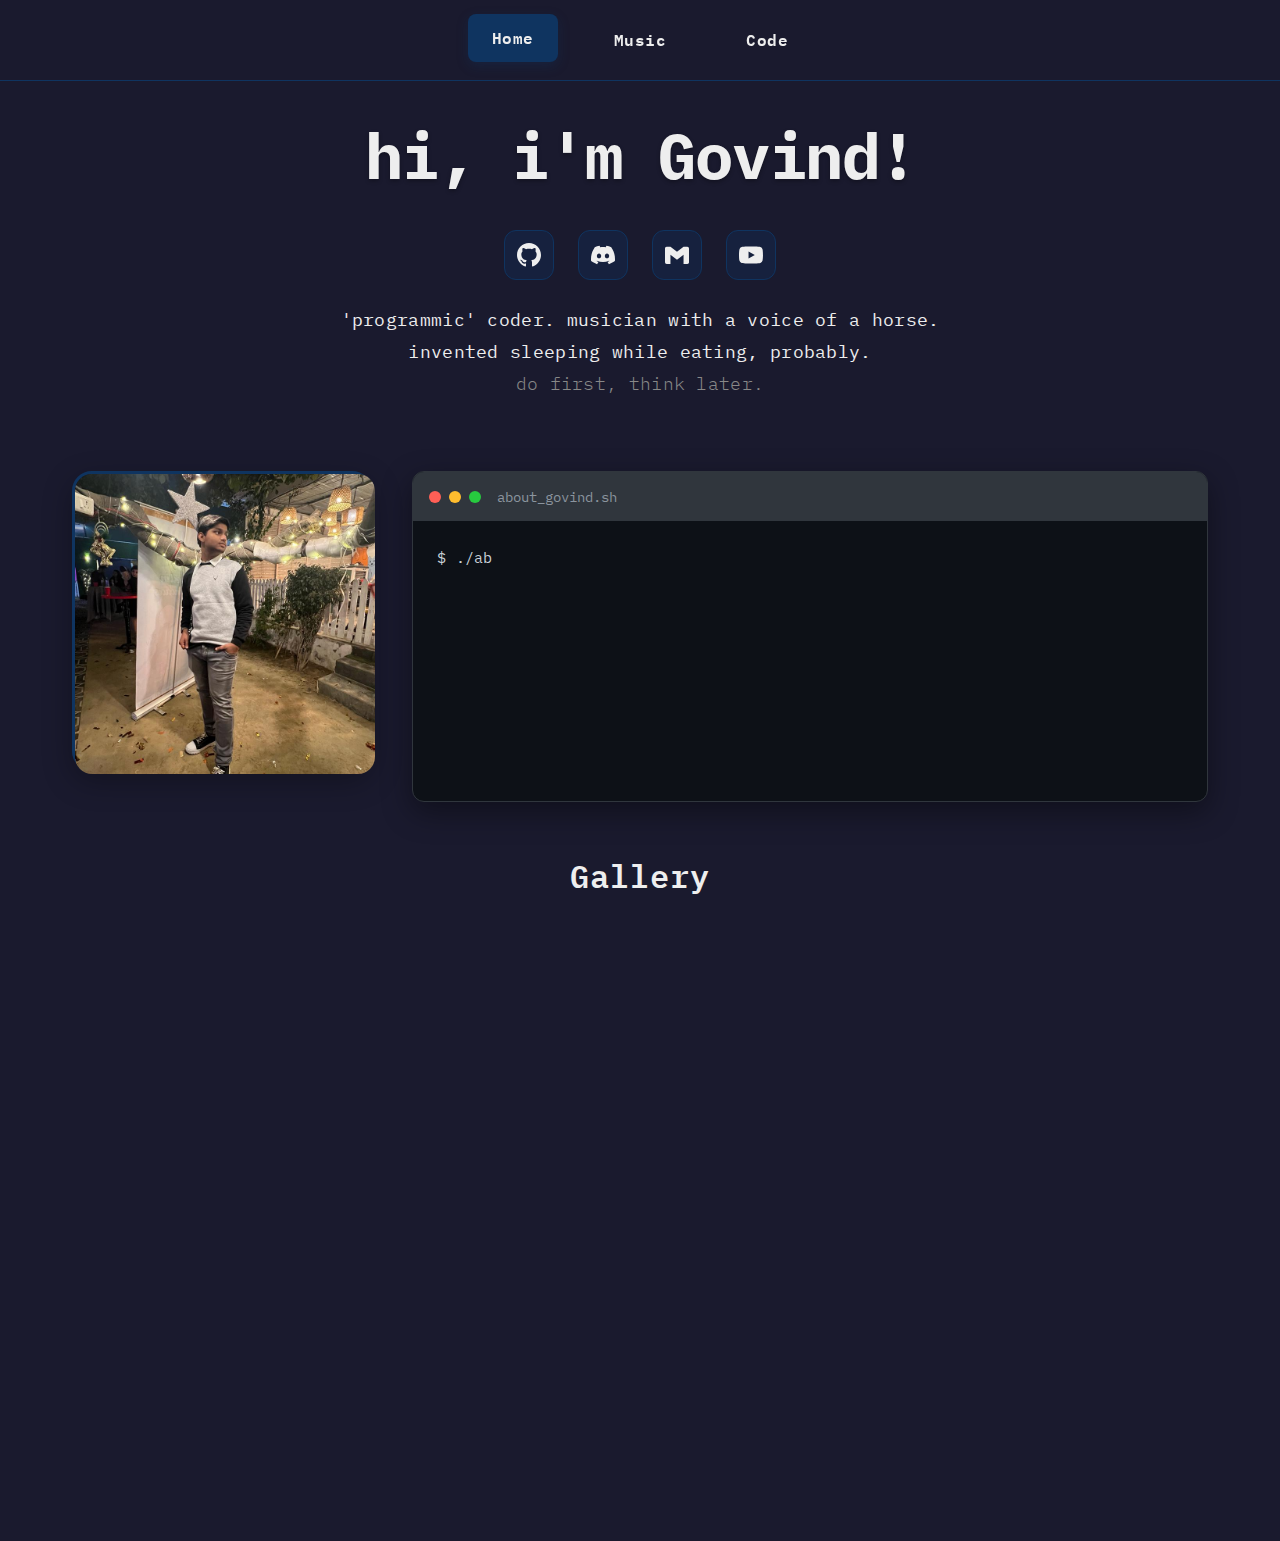
<file: index.html>
<!DOCTYPE html>
<html lang="en">
<head>
    <meta charset="UTF-8">
    <title>Govind - Developer & Musician</title>
    <meta name="viewport" content="width=device-width, initial-scale=1.0">
    <link href="https://fonts.googleapis.com/css2?family=Quicksand:wght@400;600&family=Pacifico&family=Shadows+Into+Light&family=IBM+Plex+Mono:wght@400;700&display=swap" rel="stylesheet">
    <link rel="stylesheet" href="style.css">
</head>
<body>
    <nav>
        <div class="nav-container">
            <a href="index.html" class="active">Home</a>
            <a href="music.html">Music</a>
            <a href="code.html">Code</a>
        </div>
    </nav>
    
    <div class="container">
        <header class="main-header">
            <h1 class="main-title">hi, i'm Govind!</h1>
            <div class="social-icons">
                <a href="https://github.com/GovindNoMore" target="_blank" title="GitHub">
                    <svg width="24" height="24" viewBox="0 0 24 24" fill="currentColor">
                        <path d="M12 0c-6.626 0-12 5.373-12 12 0 5.302 3.438 9.8 8.207 11.387.599.111.793-.261.793-.577v-2.234c-3.338.726-4.033-1.416-4.033-1.416-.546-1.387-1.333-1.756-1.333-1.756-1.089-.745.083-.729.083-.729 1.205.084 1.839 1.237 1.839 1.237 1.07 1.834 2.807 1.304 3.492.997.107-.775.418-1.305.762-1.604-2.665-.305-5.467-1.334-5.467-5.931 0-1.311.469-2.381 1.236-3.221-.124-.303-.535-1.524.117-3.176 0 0 1.008-.322 3.301 1.23.957-.266 1.983-.399 3.003-.404 1.02.005 2.047.138 3.006.404 2.291-1.552 3.297-1.23 3.297-1.23.653 1.653.242 2.874.118 3.176.77.84 1.235 1.911 1.235 3.221 0 4.609-2.807 5.624-5.479 5.921.43.372.823 1.102.823 2.222v3.293c0 .319.192.694.801.576 4.765-1.589 8.199-6.086 8.199-11.386 0-6.627-5.373-12-12-12z"/>
                    </svg>
                </a>
               <a href="https://discord.com/users/govindop" target="_blank" title="Discord">
                    <svg width="24" height="24" viewBox="0 0 24 24" fill="currentColor">
                      <path d="M20.317 4.3698a19.7913 19.7913 0 00-4.8851-1.5152.0741.0741 0 00-.0785.0371c-.211.3753-.4447.8648-.6083 1.2495-1.8447-.2762-3.68-.2762-5.4868 0-.1636-.3933-.4058-.8742-.6177-1.2495a.077.077 0 00-.0785-.037 19.7363 19.7363 0 00-4.8852 1.515.0699.0699 0 00-.0321.0277C.5334 9.0458-.319 13.5799.0992 18.0578a.0824.0824 0 00.0312.0561c2.0528 1.5076 4.0413 2.4228 5.9929 3.0294a.0777.0777 0 00.0842-.0276c.4616-.6304.8731-1.2952 1.226-1.9942a.076.076 0 00-.0416-.1057c-.6528-.2476-1.2743-.5495-1.8722-.8923a.077.077 0 01-.0076-.1277c.1258-.0943.2517-.1923.3718-.2914a.0743.0743 0 01.0776-.0105c3.9278 1.7933 8.18 1.7933 12.0614 0a.0739.0739 0 01.0785.0095c.1202.099.246.1981.3728.2924a.077.077 0 01-.0066.1276 12.2986 12.2986 0 01-1.873.8914.0766.0766 0 00-.0407.1067c.3604.698.7719 1.3628 1.225 1.9932a.076.076 0 00.0842.0286c1.961-.6067 3.9495-1.5219 6.0023-3.0294a.077.077 0 00.0313-.0552c.5004-5.177-.8382-9.6739-3.5485-13.6604a.061.061 0 00-.0312-.0286zM8.02 15.3312c-1.1825 0-2.1569-1.0857-2.1569-2.419 0-1.3332.9555-2.4189 2.157-2.4189 1.2108 0 2.1757 1.0952 2.1568 2.419-.0002 1.3332-.9555 2.4189-2.1569 2.4189zm7.9748 0c-1.1825 0-2.1569-1.0857-2.1569-2.419 0-1.3332.9554-2.4189 2.1569-2.4189 1.2108 0 2.1757 1.0952 2.1568 2.419 0 1.3332-.9554 2.4189-2.1568 2.4189Z"/>
                    </svg>
                </a>
                <a href="mailto:govindop69@gmail.com" target="_blank" title="Email">
                    <svg width="24" height="24" viewBox="0 0 24 24" fill="currentColor">
                        <path d="M24 5.457v13.909c0 .904-.732 1.636-1.636 1.636h-3.819V11.73L12 16.64l-6.545-4.91v9.273H1.636A1.636 1.636 0 0 1 0 19.366V5.457c0-.904.732-1.636 1.636-1.636h3.819l6.545 4.91 6.545-4.91h3.819A1.636 1.636 0 0 1 24 5.457z"/>
                    </svg>
                </a>
                <a href="https://www.youtube.com/@GovindGupta-q2c5x" target="_blank" title="Youtube">
                    <svg width="24" height="24" viewBox="0 0 24 24" fill="currentColor">
                        <path d="M23.498 6.186a3.016 3.016 0 0 0-2.122-2.136C19.505 3.545 12 3.545 12 3.545s-7.505 0-9.377.505A3.017 3.017 0 0 0 .502 6.186C0 8.07 0 12 0 12s0 3.93.502 5.814a3.016 3.016 0 0 0 2.122 2.136c1.871.505 9.376.505 9.376.505s7.505 0 9.377-.505a3.015 3.015 0 0 0 2.122-2.136C24 15.93 24 12 24 12s0-3.93-.502-5.814zM9.545 15.568V8.432L15.818 12l-6.273 3.568z"/>
                    </svg>
                </a>
            </div>
            <h2 class="main-subtitle">
                'programmic' coder. musician with a voice of a horse. invented sleeping while eating, probably.<br>
                <span class="subtitle-emphasis">do first, think later.</span>
            </h2>
        </header>

        <div class="profile-terminal-section">
            <div class="profile-image">
                <div class="profile-flip-card">
                    <div class="profile-front">
                        <img src="images/govind-profile.jpg" alt="Govind's Profile" class="profile-img">
                    </div>
                    <div class="profile-back">
                        <div class="profile-back-content">
                            <h3>Hey there!</h3>
                            <p>Thanks for stopping by my little corner of the internet. Hope you enjoy exploring!</p>
                            <span>- Govind</span>
                        </div>
                    </div>
                </div>
            </div>
            
            <section class="terminal-container">
                <div class="terminal-header">
                    <div class="terminal-buttons">
                        <div class="btn red"></div>
                        <div class="btn yellow"></div>
                        <div class="btn green"></div>
                    </div>
                    <div class="terminal-title">about_govind.sh</div>
                </div>
                <div class="terminal-body">
                    <pre id="typed-text"></pre>
                </div>
            </section>
        </div>

        <section class="gallery-section">
            <h3 class="section-title">Gallery</h3>
            <div class="gallery-grid">
                <div class="gallery-item">
                    <div class="gallery-card">
                        <img src="images/gallery1.jpg" alt="Gallery Image 1" class="gallery-img">
                        <div class="gallery-overlay">
                            <p class="gallery-text shadows-into-light-regular">True love Waits, In haunted attics</p>
                        </div>
                    </div>
                </div>
                <div class="gallery-item">
                    <div class="gallery-card">
                        <img src="images/gallery2.jpg" alt="Gallery Image 2" class="gallery-img">
                        <div class="gallery-overlay">
                            <p class="gallery-text shadows-into-light-regular">No alarms and No Surprises</p>
                        </div>
                    </div>
                </div>
                <div class="gallery-item">
                    <div class="gallery-card">
                        <img src="images/gallery3.jpg" alt="Gallery Image 3" class="gallery-img">
                        <div class="gallery-overlay">
                            <p class="gallery-text shadows-into-light-regular">Let down and hanging around</p>
                        </div>
                    </div>
                </div>
                <div class="gallery-item">
                    <div class="gallery-card">
                        <img src="images/gallery4.jpg" alt="Gallery Image 4" class="gallery-img">
                        <div class="gallery-overlay">
                            <p class="gallery-text shadows-into-light-regular">dont go there cuz you'll never return</p>
                        </div>
                    </div>
                </div>
                <div class="gallery-item">
                    <div class="gallery-card">
                        <img src="images/gallery5.jpg" alt="Gallery Image 4" class="gallery-img">
                        <div class="gallery-overlay">
                            <p class="gallery-text shadows-into-light-regular">time just floated by where i wanna know</p>
                        </div>
                    </div>
                </div>
            </div>
        </section>
    </div>
    
    <script src="script.js"></script>
</body>
</html>
</file>
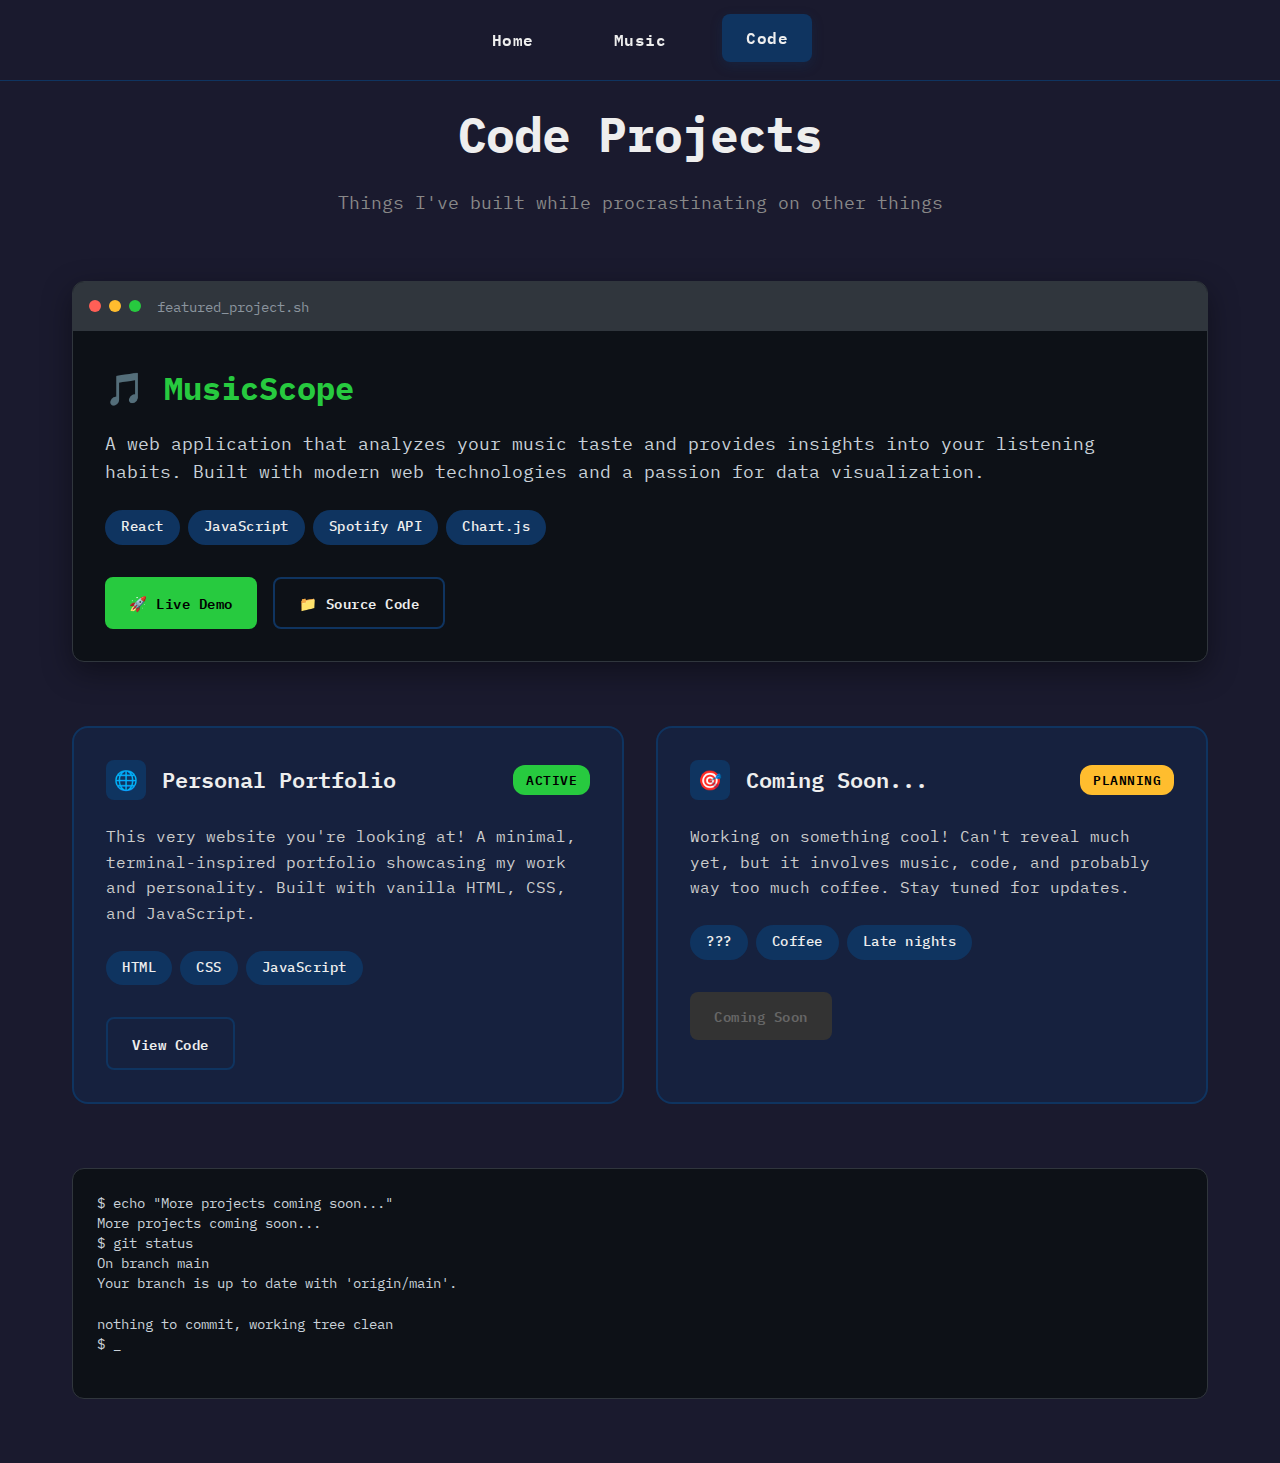
<file: code.html>
<!DOCTYPE html>
<html lang="en">
<head>
    <meta charset="UTF-8">
    <title>Code Projects - Govind</title>
    <meta name="viewport" content="width=device-width, initial-scale=1.0">
    <link href="https://fonts.googleapis.com/css2?family=IBM+Plex+Mono:wght@400;700&display=swap" rel="stylesheet">
    <link rel="stylesheet" href="code.css">
</head>
<body>
    <nav>
        <div class="nav-container">
            <a href="index.html">Home</a>
            <a href="music.html">Music</a>
            <a href="code.html" class="active">Code</a>
        </div>
    </nav>
    
    <div class="container">
        <div class="code-intro">
            <h1 class="code-heading">Code Projects</h1>
            <p class="code-subtitle">Things I've built while procrastinating on other things</p>
        </div>

        <section class="featured-project">
            <div class="terminal-header">
                <div class="terminal-buttons">
                    <div class="btn red"></div>
                    <div class="btn yellow"></div>
                    <div class="btn green"></div>
                </div>
                <div class="terminal-title">featured_project.sh</div>
            </div>
            <div class="terminal-body">
                <div class="project-content">
                    <h2 class="featured-title">🎵 MusicScope</h2>
                    <p class="featured-desc">
                        A web application that analyzes your music taste and provides insights into your listening habits. 
                        Built with modern web technologies and a passion for data visualization.
                    </p>
                    <div class="tech-stack">
                        <span class="tech-tag">React</span>
                        <span class="tech-tag">JavaScript</span>
                        <span class="tech-tag">Spotify API</span>
                        <span class="tech-tag">Chart.js</span>
                    </div>
                    <div class="project-links">
                        <a href="https://music-scope-alpha.vercel.app/" target="_blank" class="project-link primary">
                            <span>🚀 Live Demo</span>
                        </a>
                        <a href="https://github.com/GovindNoMore" target="_blank" class="project-link secondary">
                            <span>📁 Source Code</span>
                        </a>
                    </div>
                </div>
            </div>
        </section>

        <div class="projects-grid">
            <div class="project-card">
                <div class="project-header">
                    <div class="project-icon">🌐</div>
                    <h3 class="project-title">Personal Portfolio</h3>
                    <span class="status-badge active">Active</span>
                </div>
                <p class="project-desc">
                    This very website you're looking at! A minimal, terminal-inspired portfolio 
                    showcasing my work and personality. Built with vanilla HTML, CSS, and JavaScript.
                </p>
                <div class="tech-stack">
                    <span class="tech-tag">HTML</span>
                    <span class="tech-tag">CSS</span>
                    <span class="tech-tag">JavaScript</span>
                </div>
                <div class="project-links">
                    <a href="https://github.com/GovindNoMore" target="_blank" class="project-link secondary">
                        View Code
                    </a>
                </div>
            </div>

            <div class="project-card">
                <div class="project-header">
                    <div class="project-icon">🎯</div>
                    <h3 class="project-title">Coming Soon...</h3>
                    <span class="status-badge planning">Planning</span>
                </div>
                <p class="project-desc">
                    Working on something cool! Can't reveal much yet, but it involves music, 
                    code, and probably way too much coffee. Stay tuned for updates.
                </p>
                <div class="tech-stack">
                    <span class="tech-tag">???</span>
                    <span class="tech-tag">Coffee</span>
                    <span class="tech-tag">Late nights</span>
                </div>
                <div class="project-links">
                    <span class="project-link disabled">Coming Soon</span>
                </div>
            </div>
        </div>

        <div class="terminal-footer">
            <pre class="footer-text">
$ echo "More projects coming soon..."
More projects coming soon...
$ git status
On branch main
Your branch is up to date with 'origin/main'.

nothing to commit, working tree clean
$ _
            </pre>
        </div>
    </div>
</body>
</html>
</file>
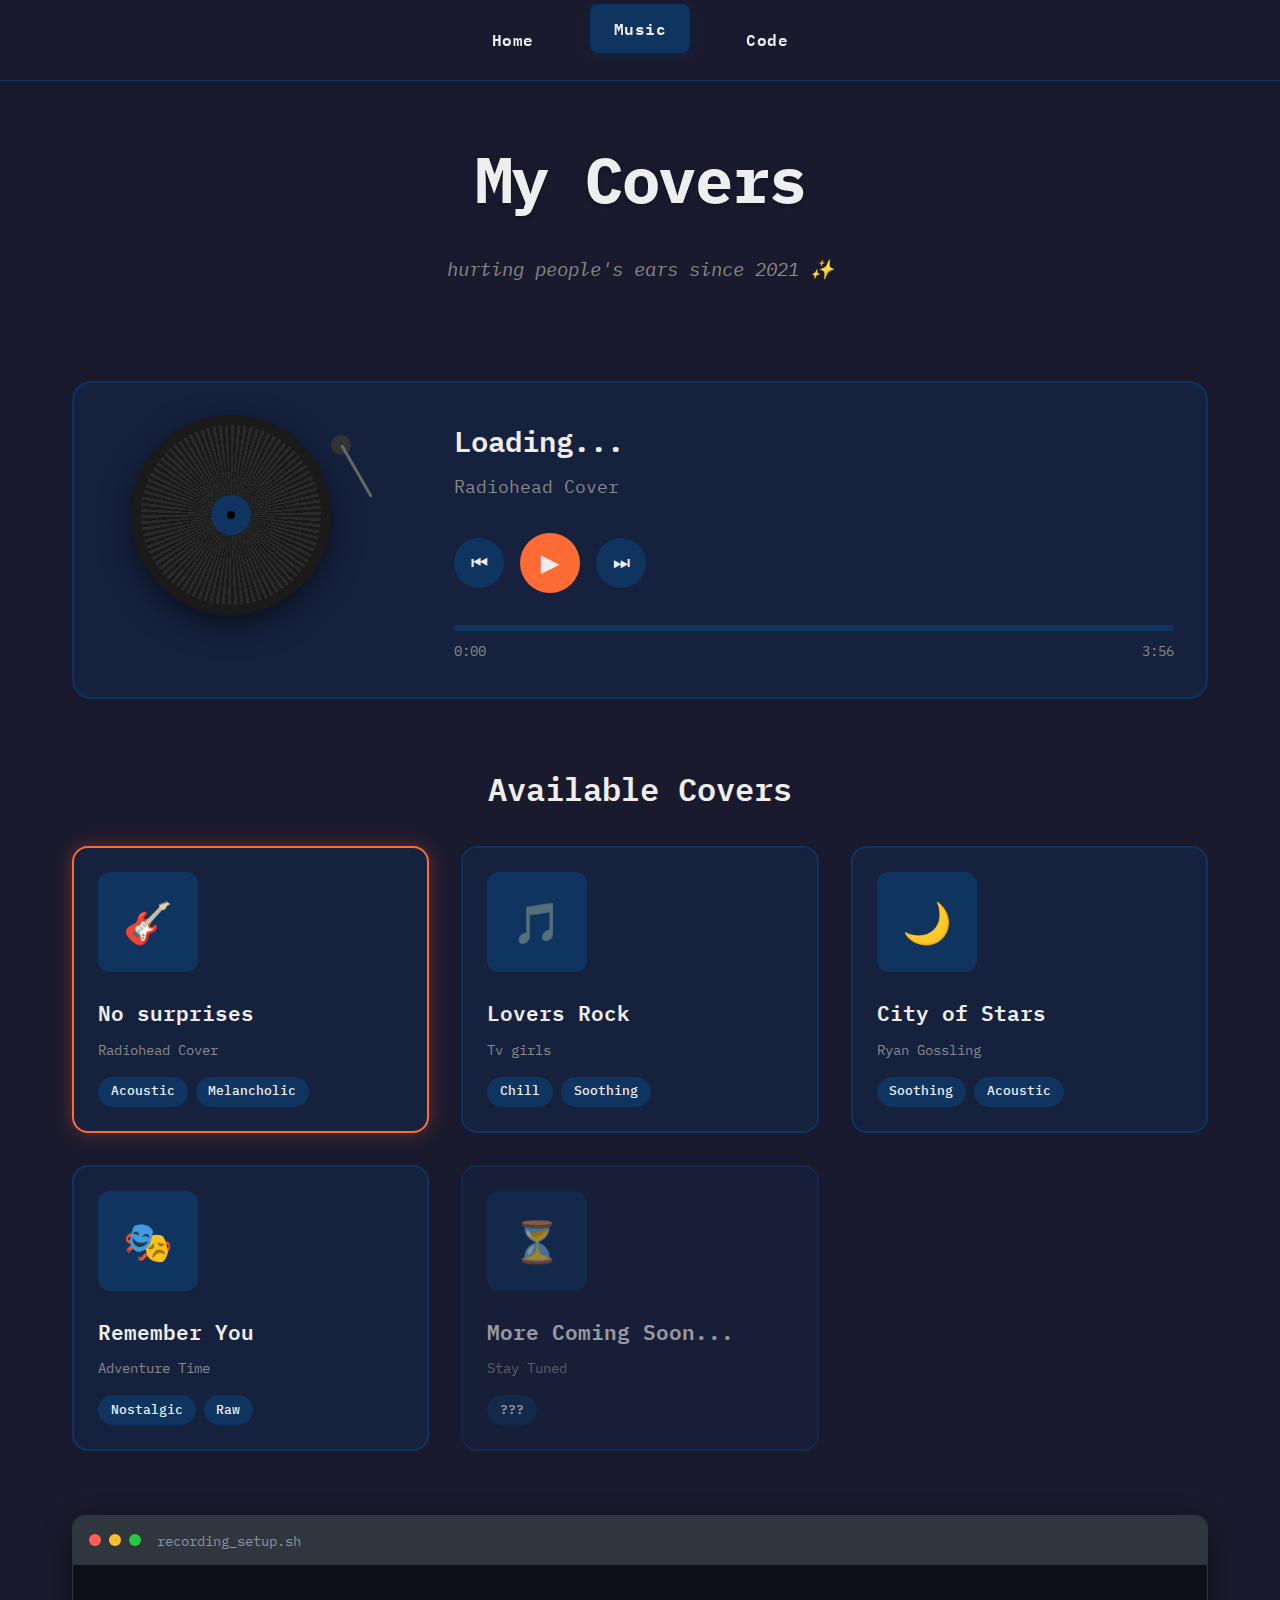
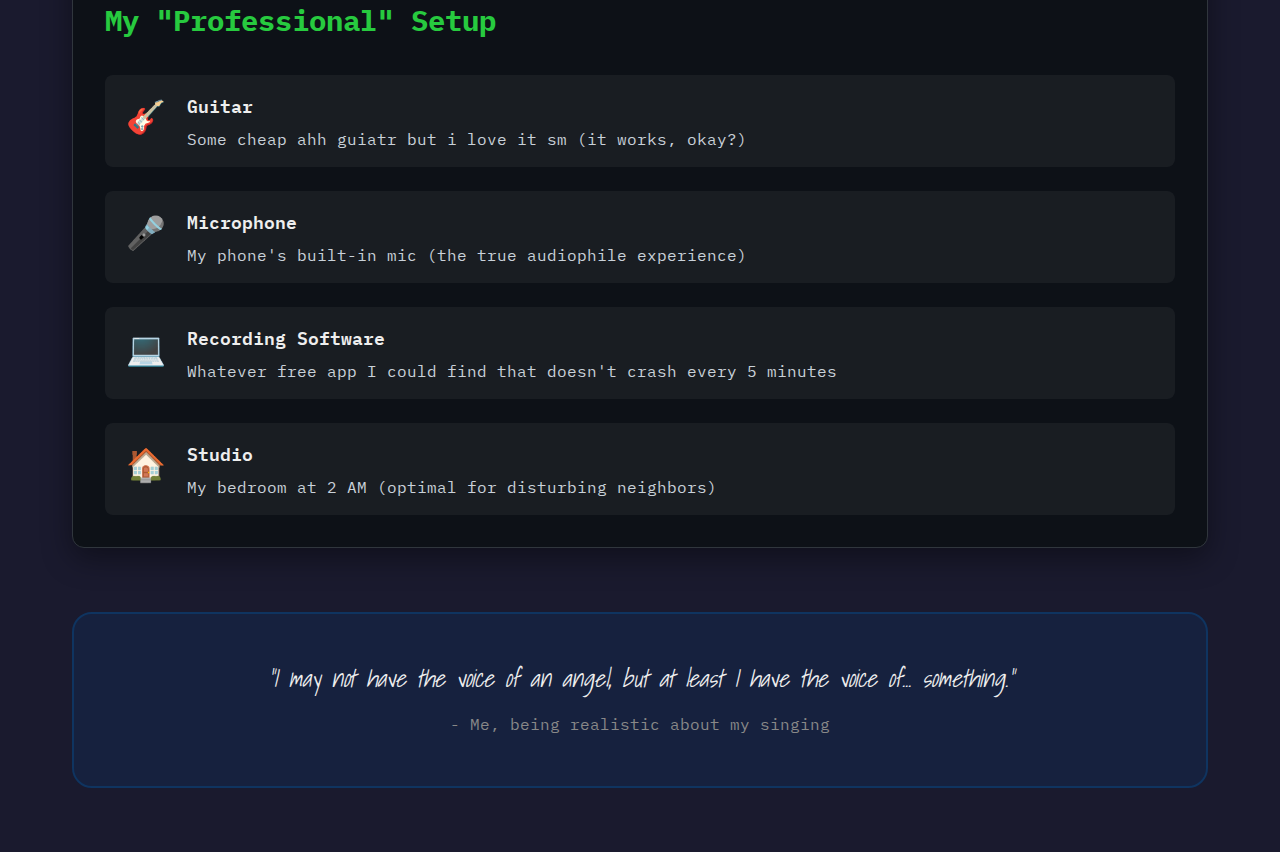
<file: covers.html>
<!DOCTYPE html>
<html lang="en">
<head>
    <meta charset="UTF-8">
    <title>My Covers - Govind</title>
    <meta name="viewport" content="width=device-width, initial-scale=1.0">
    <link href="https://fonts.googleapis.com/css2?family=IBM+Plex+Mono:wght@400;700&family=Shadows+Into+Light&display=swap" rel="stylesheet">
    <link rel="stylesheet" href="covers.css">
</head>
<body>
    <nav>
        <div class="nav-container">
            <a href="index.html">Home</a>
            <div class="dropdown">
                <a href="music.html" class="active">Music</a>
                <div class="dropdown-content">
                    <a href="music.html">My Story</a>
                    <a href="covers.html" class="active-sub">Covers</a>
                </div>
            </div>
            <a href="code.html">Code</a>
        </div>
    </nav>
    
    <div class="container">
        <div class="covers-hero">
            <h1 class="covers-main-title">My Covers</h1>
            <p class="covers-subtitle">hurting people's ears since 2021 ✨</p>
        </div>

        <section class="audio-player-section">
            <div class="player-container">
                <div class="vinyl-player">
                    <div class="vinyl-disc" id="vinyl-disc">
                        <div class="vinyl-center">
                            <div class="vinyl-hole"></div>
                        </div>
                    </div>
                    <div class="tonearm">
                        <div class="tonearm-base"></div>
                        <div class="tonearm-arm"></div>
                    </div>
                </div>
                
                <div class="player-info">
                    <div class="now-playing-info">
                        <h3 id="current-song">Select a song to play</h3>
                        <p id="current-artist">Govind</p>
                    </div>
                    
                    <div class="player-controls">
                        <button class="control-btn" id="prev-btn">⏮</button>
                        <button class="control-btn play-btn" id="play-btn">▶</button>
                        <button class="control-btn" id="next-btn">⏭</button>
                    </div>
                    
                    <div class="progress-container">
                        <div class="progress-bar">
                            <div class="progress" id="progress"></div>
                        </div>
                        <div class="time-info">
                            <span id="current-time">0:00</span>
                            <span id="duration">0:00</span>
                        </div>
                    </div>
                </div>
            </div>
        </section>

        <section class="covers-grid-section">
            <h2 class="section-title">Available Covers</h2>
            <div class="covers-grid">
                <div class="cover-card" data-song="0">
                    <div class="cover-artwork">
                        <div class="cover-icon">🎸</div>
                        <div class="play-overlay">
                            <div class="play-button">▶</div>
                        </div>
                    </div>
                    <div class="cover-info">
                        <h3 class="cover-title">No surprises</h3>
                        <p class="cover-artist">Radiohead Cover</p>
                        <div class="cover-tags">
                            <span class="tag">Acoustic</span>
                            <span class="tag">Melancholic</span>
                        </div>
                    </div>
                </div>

                <div class="cover-card" data-song="1">
                    <div class="cover-artwork">
                        <div class="cover-icon">🎵</div>
                        <div class="play-overlay">
                            <div class="play-button">▶</div>
                        </div>
                    </div>
                    <div class="cover-info">
                        <h3 class="cover-title">Lovers Rock</h3>
                        <p class="cover-artist">Tv girls</p>
                        <div class="cover-tags">
                            <span class="tag">Chill</span>
                            <span class="tag">Soothing</span>
                        </div>
                    </div>
                </div>

                <div class="cover-card" data-song="2">
                    <div class="cover-artwork">
                        <div class="cover-icon">🌙</div>
                        <div class="play-overlay">
                            <div class="play-button">▶</div>
                        </div>
                    </div>
                    <div class="cover-info">
                        <h3 class="cover-title">City of Stars</h3>
                        <p class="cover-artist">Ryan Gossling</p>
                        <div class="cover-tags">
                            <span class="tag">Soothing</span>
                            <span class="tag">Acoustic</span>
                        </div>
                    </div>
                </div>

                <div class="cover-card" data-song="3">
                    <div class="cover-artwork">
                        <div class="cover-icon">🎭</div>
                        <div class="play-overlay">
                            <div class="play-button">▶</div>
                        </div>
                    </div>
                    <div class="cover-info">
                        <h3 class="cover-title">Remember You</h3>
                        <p class="cover-artist">Adventure Time</p>
                        <div class="cover-tags">
                            <span class="tag">Nostalgic</span>
                            <span class="tag">Raw</span>
                        </div>
                    </div>
                </div>

                <div class="cover-card coming-soon">
                    <div class="cover-artwork">
                        <div class="cover-icon">⏳</div>
                    </div>
                    <div class="cover-info">
                        <h3 class="cover-title">More Coming Soon...</h3>
                        <p class="cover-artist">Stay Tuned</p>
                        <div class="cover-tags">
                            <span class="tag">???</span>
                        </div>
                    </div>
                </div>
            </div>
        </section>

        <section class="recording-setup">
            <div class="setup-container">
                <div class="terminal-header">
                    <div class="terminal-buttons">
                        <div class="btn red"></div>
                        <div class="btn yellow"></div>
                        <div class="btn green"></div>
                    </div>
                    <div class="terminal-title">recording_setup.sh</div>
                </div>
                <div class="terminal-body">
                    <h3 class="setup-title">My "Professional" Setup</h3>
                    <div class="setup-content">
                        <div class="setup-item">
                            <span class="setup-icon">🎸</span>
                            <div class="setup-info">
                                <h4>Guitar</h4>
                                <p>Some cheap ahh guiatr but i love it sm (it works, okay?)</p>
                            </div>
                        </div>
                        <div class="setup-item">
                            <span class="setup-icon">🎤</span>
                            <div class="setup-info">
                                <h4>Microphone</h4>
                                <p>My phone's built-in mic (the true audiophile experience)</p>
                            </div>
                        </div>
                        <div class="setup-item">
                            <span class="setup-icon">💻</span>
                            <div class="setup-info">
                                <h4>Recording Software</h4>
                                <p>Whatever free app I could find that doesn't crash every 5 minutes</p>
                            </div>
                        </div>
                        <div class="setup-item">
                            <span class="setup-icon">🏠</span>
                            <div class="setup-info">
                                <h4>Studio</h4>
                                <p>My bedroom at 2 AM (optimal for disturbing neighbors)</p>
                            </div>
                        </div>
                    </div>
                </div>
            </div>
        </section>

        <div class="covers-quote">
            <blockquote class="shadows-into-light-regular">
                "I may not have the voice of an angel, but at least I have the voice of... something."
            </blockquote>
            <cite>- Me, being realistic about my singing</cite>
        </div>
    </div>

    <!-- Hidden audio elements for demo purposes -->
    <audio id="audio-player" preload="metadata">
        <source src="" type="audio/mpeg">
        Your browser does not support the audio element.
    </audio>

    <script src="covers.js"></script>
</body>
</html>
</file>
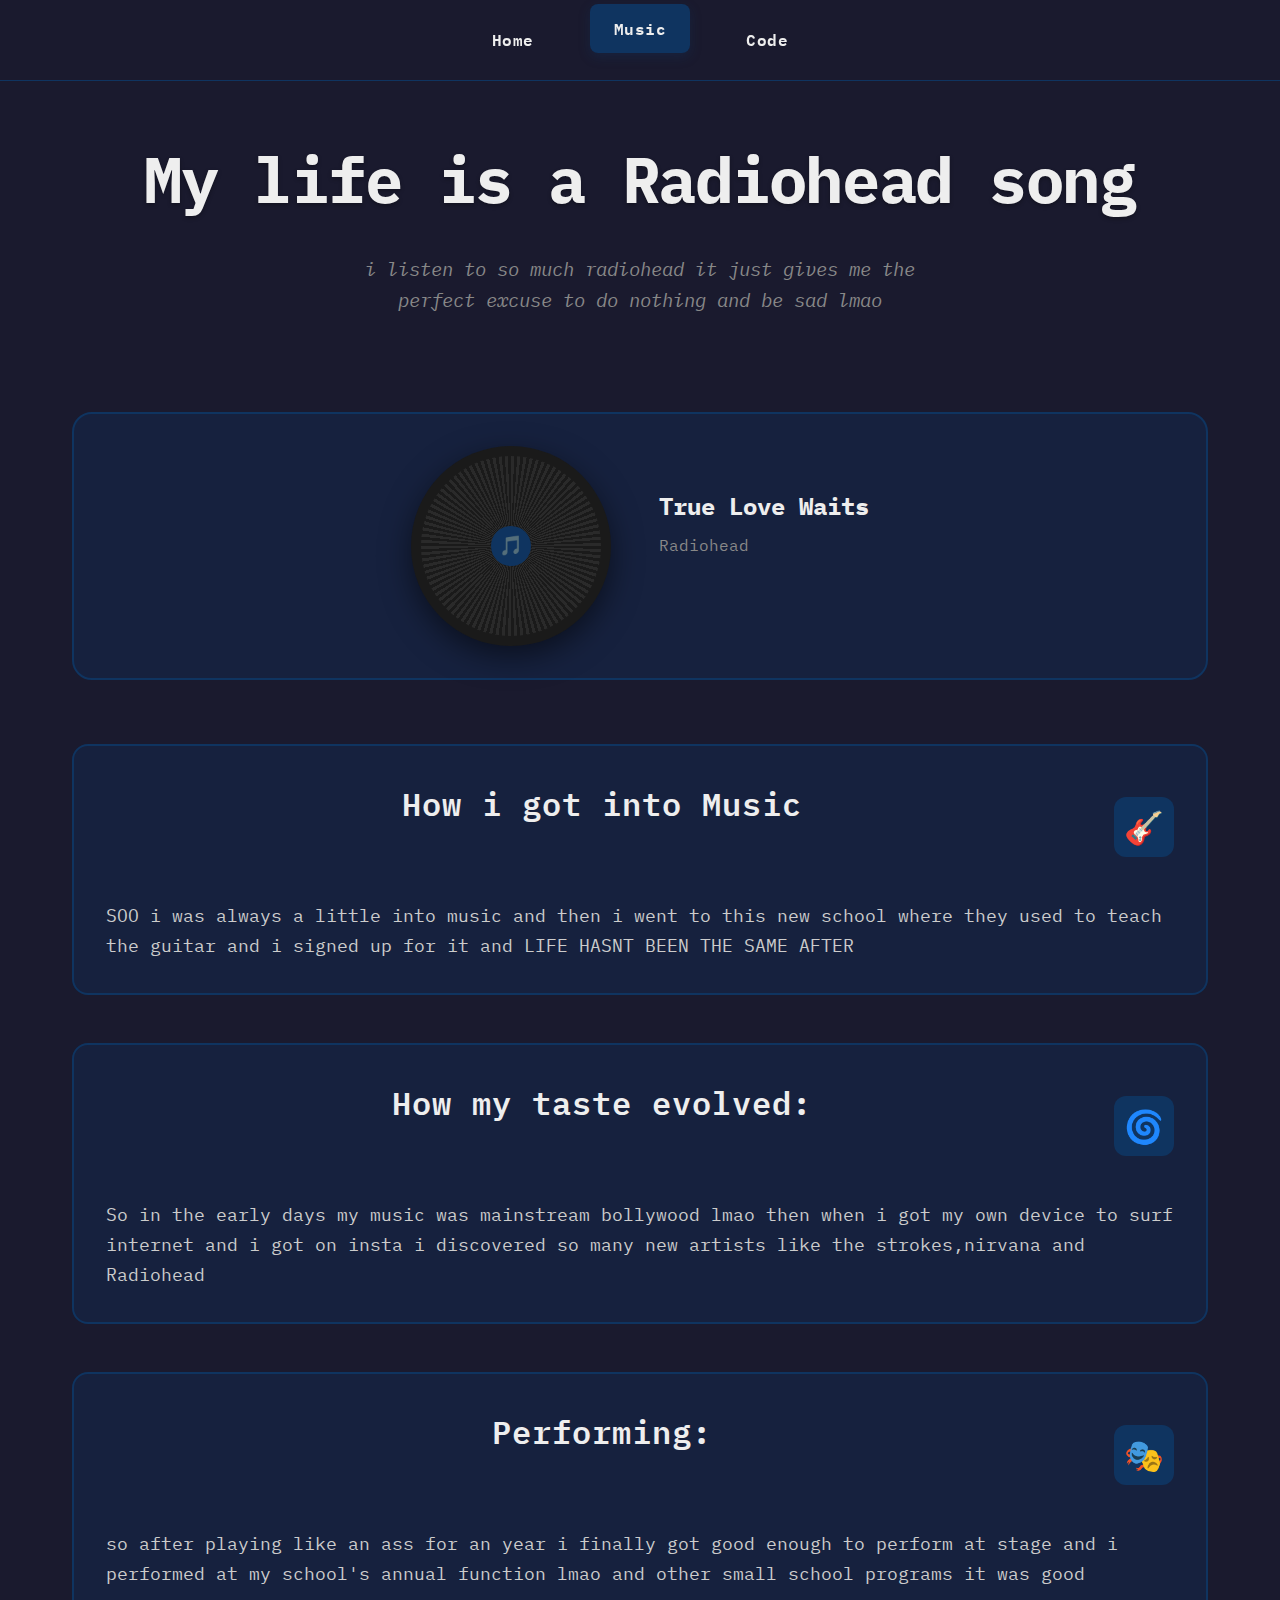
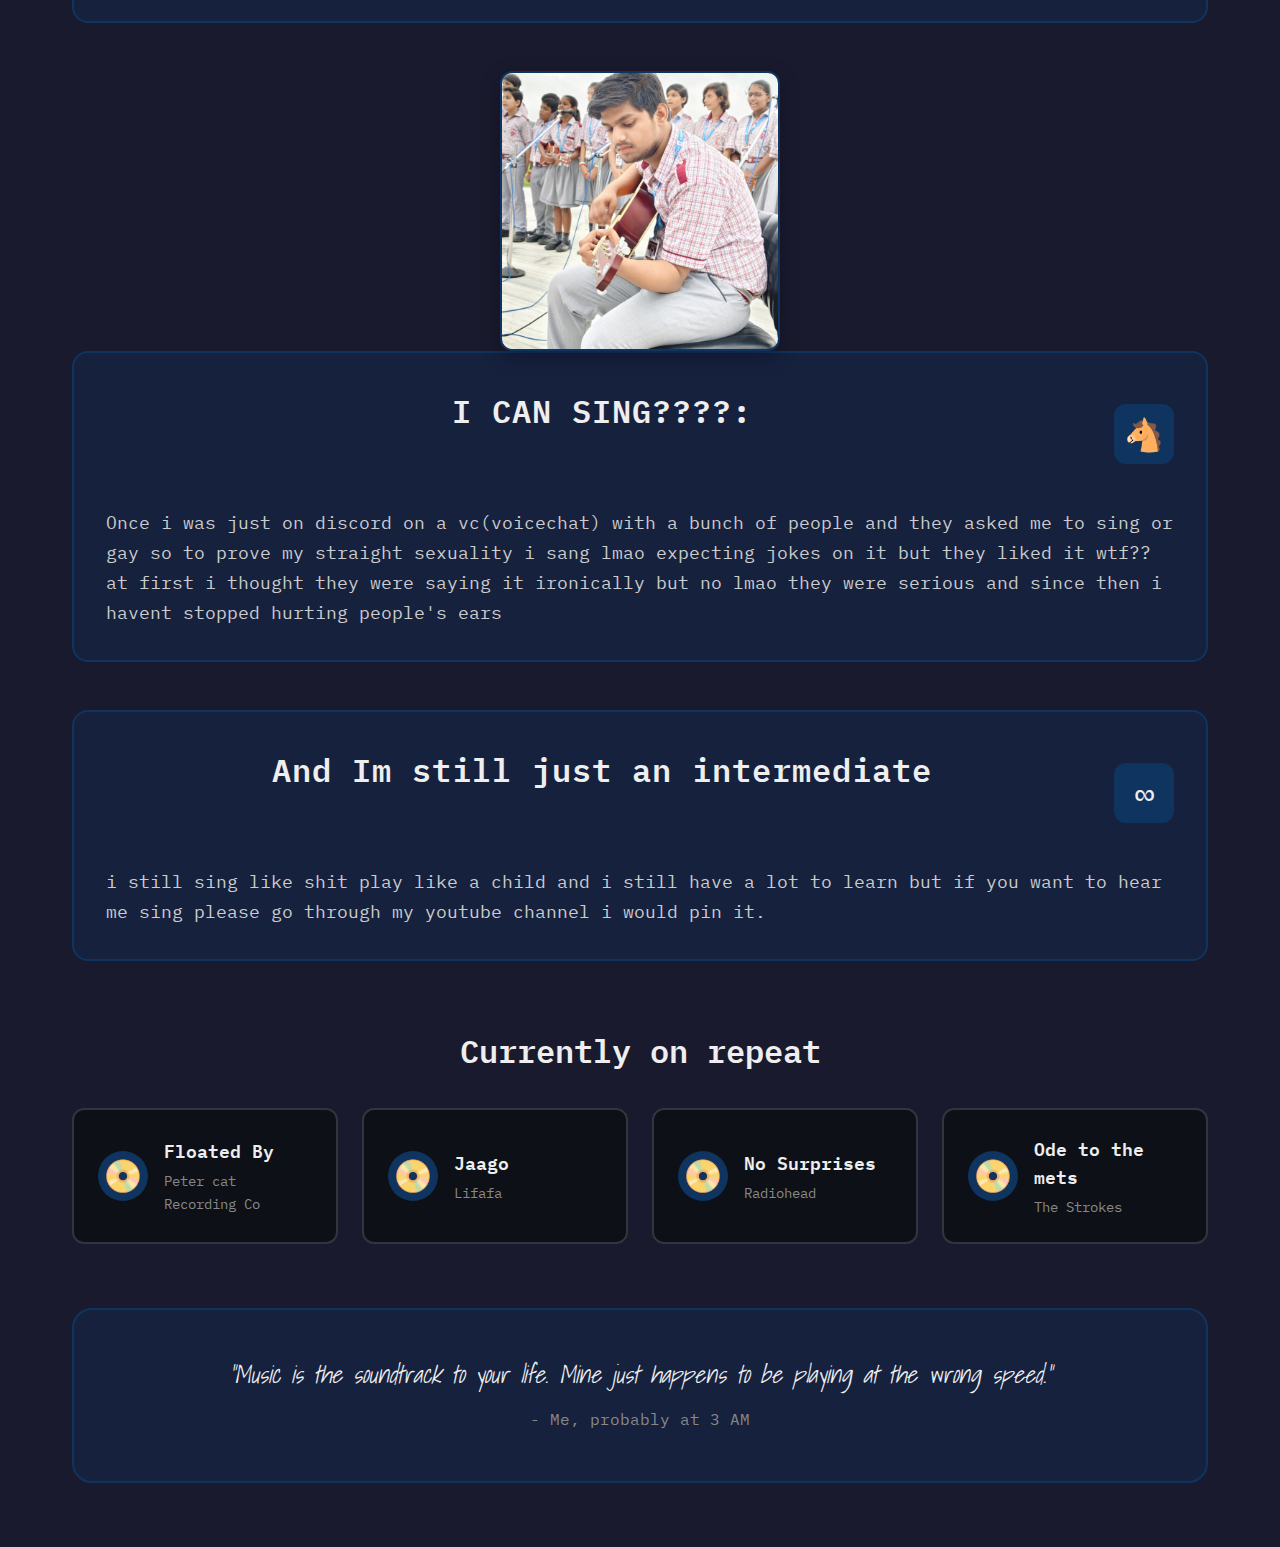
<file: music.html>
<!DOCTYPE html>
<html lang="en">
<head>
    <meta charset="UTF-8">
    <title>My Musical Story - Govind</title>
    <meta name="viewport" content="width=device-width, initial-scale=1.0">
    <link href="https://fonts.googleapis.com/css2?family=IBM+Plex+Mono:wght@400;700&family=Shadows+Into+Light&display=swap" rel="stylesheet">
    <link rel="stylesheet" href="music.css">
</head>
<body>
    <nav>
        <div class="nav-container">
            <a href="index.html">Home</a>
            <div class="dropdown">
                <a href="music.html" class="active">Music</a>
                <div class="dropdown-content">
                    <a href="music.html" class="active-sub">My Story</a>
                    <a href="covers.html">Covers</a>
                </div>
            </div>
            <a href="code.html">Code</a>
        </div>
    </nav>
    
    <div class="container">
        <div class="music-hero">
            <h1 class="music-main-title">My life is a Radiohead song</h1>
            <p class="music-subtitle">i listen to so much radiohead it just gives me the perfect excuse to do nothing and be sad lmao</p>
        </div>

        <section class="vinyl-container">
            <div class="vinyl-record">
                <div class="vinyl-center">
                    <div class="vinyl-label">🎵</div>
                </div>
            </div>
            <div class="now-playing">
                <div class="track-info">
                    <div class="track-title">True Love Waits</div>
                    <div class="track-artist">Radiohead</div>
                </div>
                <div class="equalizer">
                    <div class="bar"></div>
                    <div class="bar"></div>
                    <div class="bar"></div>
                    <div class="bar"></div>
                </div>
            </div>
        </section>

        <section class="music-story">
            <div class="story-section">
                <div class="section-header">
                    <h2 class="section-title">How i got into Music</h2>
                    <div class="section-icon">🎸</div>
                </div>
                <div class="story-content">
                    <p>SOO i was always a little into music and then i went to this new school where they used to teach the guitar and i signed up for it and LIFE HASNT BEEN THE SAME AFTER</p>
                </div>
            </div>

            <div class="story-section">
                <div class="section-header">
                    <h2 class="section-title">How my taste evolved:</h2>
                    <div class="section-icon">🌀</div>
                </div>
                <div class="story-content">
                    <p>So in the early days my music was mainstream bollywood lmao then when i got my own device to surf internet and i got on insta i discovered so many new artists like the strokes,nirvana and Radiohead</p>
                </div>
            </div>

            <div class="story-section">
                <div class="section-header">
                    <h2 class="section-title">Performing:</h2>
                    <div class="section-icon">🎭</div>
                </div>
                <div class="story-content">
                    <p>so after playing like an ass for an year i finally got good enough to perform at stage and i performed at my school's annual function lmao and other small school programs it was good</p>
                </div>
            </div>
        
        <section>  
            <div class="gallery-item">
                    <div class="gallery-card">
                        <img src="images/music1.jpg" alt="Gallery Image 2" class="gallery-img">
                        <div class="gallery-overlay">
                            <p class="gallery-text shadows-into-light-regular">Here's me Performing</p>
                        </div>
                    </div>
                </div>
        </section>
         
            <div class="story-section">
                <div class="section-header">
                    <h2 class="section-title">I CAN SING????:</h2>
                    <div class="section-icon">🐴</div>
                </div>
                <div class="story-content">
                    <p>Once i was just on discord on a vc(voicechat) with a bunch of people and they asked me to sing or gay so to prove my straight sexuality i sang lmao expecting jokes on it but they liked it wtf?? at first i thought they were saying it ironically but no lmao they were serious and since then i havent stopped hurting people's ears</p>
                </div>
            </div>

            <div class="story-section">
                <div class="section-header">
                    <div class="section-title">And Im still just an intermediate</div>
                    <div class="section-icon">∞</div>
                </div>
                <div class="story-content">
                    <p>i still sing like shit play like a child and i still have a lot to learn but if you want to hear me sing please go through my youtube channel i would pin it.</p>
                </div>
            </div>
        </section>

        <section class="music-favorites">
            <h2 class="favorites-title">Currently on repeat</h2>
            <div class="favorites-grid">
                <div class="favorite-item">
                    <div class="favorite-disc">📀</div>
                    <div class="favorite-info">
                        <div class="favorite-song">Floated By</div>
                        <div class="favorite-artist">Peter cat Recording Co</div>
                    </div>
                </div>
                <div class="favorite-item">
                    <div class="favorite-disc">📀</div>
                    <div class="favorite-info">
                        <div class="favorite-song">Jaago</div>
                        <div class="favorite-artist">Lifafa</div>
                    </div>
                </div>
                <div class="favorite-item">
                    <div class="favorite-disc">📀</div>
                    <div class="favorite-info">
                        <div class="favorite-song">No Surprises</div>
                        <div class="favorite-artist">Radiohead</div>
                    </div>
                </div>
                <div class="favorite-item">
                    <div class="favorite-disc">📀</div>
                    <div class="favorite-info">
                        <div class="favorite-song">Ode to the mets</div>
                        <div class="favorite-artist">The Strokes</div>
                    </div>
                </div>
            </div>
        </section>

        <div class="music-quote">
            <blockquote class="shadows-into-light-regular">
                "Music is the soundtrack to your life. Mine just happens to be playing at the wrong speed."
            </blockquote>
            <cite>- Me, probably at 3 AM</cite>
        </div>
    </div>
</body>
</html>
</file>
<file: style.css>
:root {
    --main-bg: #1a1a2e;
    --secondary-bg: #16213e;
    --accent: #0f3460;
    --text-primary: #eee;
    --text-secondary: #533483;
    --paper-bg: #fff;
    --text-dark: #222;
    --terminal-bg: #0d1117;
    --terminal-border: #30363d;
}

* {
    margin: 0;
    padding: 0;
    box-sizing: border-box;
}

body {
    min-height: 100vh;
    font-family: 'IBM Plex Mono', 'Fira Mono', monospace;
    background: var(--main-bg);
    color: var(--text-primary);
    line-height: 1.6;
}

/* Navigation */
nav {
    position: fixed;
    top: 0;
    left: 0;
    right: 0;
    background: rgba(26, 26, 46, 0.95);
    backdrop-filter: blur(10px);
    border-bottom: 1px solid var(--accent);
    z-index: 1000;
    padding: 1rem 0;
}

.nav-container {
    max-width: 1200px;
    margin: 0 auto;
    display: flex;
    justify-content: center;
    gap: 2rem;
    padding: 0 2rem;
}

nav a {
    text-decoration: none;
    color: var(--text-primary);
    font-weight: 600;
    font-size: 1rem;
    padding: 0.7rem 1.5rem;
    border-radius: 8px;
    transition: all 0.3s ease;
    letter-spacing: 0.5px;
}

nav a:hover,
nav a.active {
    background: var(--accent);
    color: var(--text-primary);
    transform: translateY(-2px);
    box-shadow: 0 4px 12px rgba(15, 52, 96, 0.3);
}

/* Container - Reduced padding for better spacing */
.container {
    max-width: 1200px;
    margin: 0 auto;
    padding: 5rem 2rem 3rem; /* Reduced top and bottom padding */
}

/* Header - Reduced margin */
.main-header {
    text-align: center;
    margin-bottom: 3rem; /* Reduced from 4rem */
    padding: 1.5rem 0; /* Reduced from 2rem */
}

.main-title {
    font-family: 'IBM Plex Mono', 'Fira Mono', monospace;
    font-size: clamp(2.5rem, 6vw, 4rem);
    color: var(--text-primary);
    font-weight: 700;
    margin-bottom: 1.2rem; /* Reduced from 1.5rem */
    letter-spacing: -0.02em;
    text-shadow: 0 2px 4px rgba(0, 0, 0, 0.3);
}

.main-title u {
    text-decoration-color: var(--accent);
    text-decoration-thickness: 3px;
    text-underline-offset: 8px;
}

.social-icons {
    margin: 1.5rem 0; /* Reduced from 2rem */
    display: flex;
    justify-content: center;
    gap: 1.5rem;
}

.social-icons a {
    width: 50px;
    height: 50px;
    background: var(--secondary-bg);
    border: 1px solid var(--accent);
    border-radius: 12px;
    display: flex;
    align-items: center;
    justify-content: center;
    color: var(--text-primary);
    text-decoration: none;
    transition: all 0.3s ease;
}

.social-icons a:hover {
    background: var(--accent);
    transform: translateY(-3px);
    box-shadow: 0 6px 20px rgba(15, 52, 96, 0.4);
}

.main-subtitle {
    font-family: 'IBM Plex Mono', 'Fira Mono', monospace;
    font-size: 1.1rem;
    color: var(--text-primary);
    max-width: 700px;
    margin: 0 auto;
    line-height: 1.8;
    font-weight: 400;
    letter-spacing: 0.3px;
}

.subtitle-emphasis {
    font-weight: 300;
    color: #888;
}

/* Profile and Terminal Section - Better spacing */
.profile-terminal-section {
    display: grid;
    grid-template-columns: 300px 1fr; /* Slightly larger profile area */
    gap: 2.5rem; /* Reduced from 3rem */
    margin-bottom: 3rem; /* Reduced from 4rem */
    align-items: start;
}

.profile-image {
    position: relative;
    perspective: 1000px;
    width: 300px; /* Increased from 280px */
    height: 300px; /* Increased from 280px */
}

.profile-flip-card {
    width: 300px; /* Increased from 280px */
    height: 300px; /* Increased from 280px */
    position: relative;
    transform-style: preserve-3d;
    transition: transform 0.6s;
}

.profile-image:hover .profile-flip-card {
    transform: rotateY(180deg);
}

.profile-front,
.profile-back {
    position: absolute;
    width: 300px; /* Increased from 280px */
    height: 300px; /* Increased from 280px */
    backface-visibility: hidden;
    border-radius: 20px;
    border: 3px solid var(--accent);
    box-shadow: 0 10px 30px rgba(0, 0, 0, 0.3);
}

.profile-img {
    width: 300px; /* Increased from 280px */
    height: 300px; /* Increased from 280px */
    border-radius: 17px;
    object-fit: cover;
    object-position: center;
    image-rendering: -webkit-optimize-contrast;
    image-rendering: -moz-crisp-edges;
    image-rendering: crisp-edges;
    -ms-interpolation-mode: bicubic;
}

.profile-back {
    transform: rotateY(180deg);
    background: var(--secondary-bg);
    display: flex;
    align-items: center;
    justify-content: center;
    padding: 2rem;
}

.profile-back-content {
    text-align: center;
    color: var(--text-primary);
}

.profile-back-content h3 {
    font-size: 1.5rem;
    margin-bottom: 1rem;
    color: var(--accent);
}

.profile-back-content p {
    font-size: 0.9rem;
    line-height: 1.5;
    margin-bottom: 1rem;
}

.profile-back-content span {
    font-style: italic;
    color: #888;
    font-size: 0.8rem;
}

/* Terminal - Better proportions */
.terminal-container {
    background: var(--terminal-bg);
    border: 1px solid var(--terminal-border);
    border-radius: 12px;
    overflow: hidden;
    box-shadow: 0 10px 30px rgba(0, 0, 0, 0.4);
    min-width: 500px;
    height: fit-content; /* Better height management */
}

.terminal-header {
    background: var(--terminal-border);
    padding: 0.8rem 1rem;
    display: flex;
    align-items: center;
    gap: 1rem;
}

.terminal-buttons {
    display: flex;
    gap: 0.5rem;
}

.btn {
    width: 12px;
    height: 12px;
    border-radius: 50%;
}

.btn.red { background: #ff5f56; }
.btn.yellow { background: #ffbd2e; }
.btn.green { background: #27ca3f; }

.terminal-title {
    color: #8b949e;
    font-size: 0.9rem;
    font-family: 'IBM Plex Mono', monospace;
}

.terminal-body {
    padding: 1.5rem;
    min-height: 280px; /* Increased from 250px */
}

.terminal-body pre {
    font-family: 'IBM Plex Mono', 'Fira Mono', monospace;
    font-size: 0.95rem;
    color: #c9d1d9;
    white-space: pre-wrap;
    line-height: 1.6;
    letter-spacing: 0.3px;
}

/* Gallery Section - Larger images and better spacing */
.gallery-section {
    margin-top: 3rem; /* Reduced from 4rem */
}

.section-title {
    font-family: 'IBM Plex Mono', monospace;
    font-size: 2rem;
    color: var(--text-primary);
    text-align: center;
    margin-bottom: 2.5rem; /* Reduced from 3rem */
    font-weight: 600;
    letter-spacing: 1px;
}

.gallery-grid {
    display: grid;
    grid-template-columns: repeat(auto-fit, minmax(320px, 1fr)); /* Increased from 250px */
    gap: 2.5rem; /* Increased gap */
    padding: 0 1rem;
    max-width: 1400px; /* Increased max-width */
    margin: 0 auto;
}

.gallery-item {
    position: relative;
}

.gallery-card {
    position: relative;
    border-radius: 16px;
    overflow: hidden;
    aspect-ratio: 4/3;
    background: var(--secondary-bg);
    border: 2px solid var(--accent);
    box-shadow: 0 8px 25px rgba(0, 0, 0, 0.3);
    transition: all 0.3s ease;
    max-width: 400px; /* Increased max-width */
    margin: 0 auto;
}

.gallery-card:hover {
    transform: translateY(-8px); /* Increased hover effect */
    box-shadow: 0 20px 50px rgba(0, 0, 0, 0.5); /* Enhanced shadow */
    border-color: var(--green); /* Color change on hover */
}

.gallery-img {
    width: 100%;
    height: 100%;
    object-fit: cover;
    object-position: center;
    transition: transform 0.3s ease;
}

.gallery-overlay {
    position: absolute;
    top: 0;
    left: 0;
    right: 0;
    bottom: 0;
    background: rgba(26, 26, 46, 0.9);
    display: flex;
    align-items: center;
    justify-content: center;
    opacity: 0;
    transition: opacity 0.3s ease;
    padding: 1rem;
}

.gallery-card:hover .gallery-overlay {
    opacity: 1;
}

.gallery-card:hover .gallery-img {
    transform: scale(1.1);
}

.gallery-text {
    color: var(--text-primary);
    font-size: 1.2rem; /* Increased font size */
    text-align: center;
    line-height: 1.4;
    font-weight: 400;
    text-shadow: 0 2px 4px rgba(0, 0, 0, 0.5); /* Added text shadow */
}

/* Responsive Design */
@media (max-width: 768px) {
    .container {
        padding: 4rem 1rem 2rem; /* Adjusted mobile padding */
    }
    
    .nav-container {
        flex-wrap: wrap;
        gap: 1rem;
        padding: 0 1rem;
    }
    
    nav a {
        padding: 0.5rem 1rem;
        font-size: 0.9rem;
    }
    
    .profile-terminal-section {
        grid-template-columns: 1fr;
        gap: 2rem;
        text-align: center;
    }
    
    .profile-image {
        width: 250px;
        height: 250px;
        margin: 0 auto;
    }
    
    .profile-flip-card {
        width: 250px;
        height: 250px;
    }
    
    .profile-front,
    .profile-back {
        width: 250px;
        height: 250px;
    }
    
    .profile-img {
        width: 250px;
        height: 250px;
    }
    
    .terminal-container {
        min-width: auto;
        width: 100%;
    }
    
    .main-title {
        font-size: 2.5rem;
    }
    
    .main-subtitle {
        font-size: 1rem;
        padding: 0 1rem;
    }
    
    .gallery-grid {
        grid-template-columns: repeat(auto-fit, minmax(280px, 1fr)); /* Larger mobile images */
        gap: 2rem;
    }
}

@media (max-width: 480px) {
    .social-icons a {
        width: 40px;
        height: 40px;
    }
    
    .terminal-body {
        padding: 1rem;
    }
    
    .terminal-body pre {
        font-size: 0.85rem;
    }
    
    .gallery-grid {
        grid-template-columns: 1fr;
        gap: 1.5rem;
    }
    
    .gallery-card {
        max-width: 350px; /* Larger single column on very small screens */
    }
}

/* Import Google Fonts classes */
.shadows-into-light-regular {
    font-family: "Shadows Into Light", cursive;
    font-weight: 400;
    font-style: normal;
}
</file>
<file: code.css>
:root {
    --main-bg: #1a1a2e;
    --secondary-bg: #16213e;
    --accent: #0f3460;
    --text-primary: #eee;
    --text-secondary: #533483;
    --terminal-bg: #0d1117;
    --terminal-border: #30363d;
    --green: #27ca3f;
    --yellow: #ffbd2e;
    --red: #ff5f56;
}

* {
    margin: 0;
    padding: 0;
    box-sizing: border-box;
}

body {
    min-height: 100vh;
    font-family: 'IBM Plex Mono', monospace;
    background: var(--main-bg);
    color: var(--text-primary);
    line-height: 1.6;
}

/* Navigation */
nav {
    position: fixed;
    top: 0;
    left: 0;
    right: 0;
    background: rgba(26, 26, 46, 0.95);
    backdrop-filter: blur(10px);
    border-bottom: 1px solid var(--accent);
    z-index: 1000;
    padding: 1rem 0;
}

.nav-container {
    max-width: 1200px;
    margin: 0 auto;
    display: flex;
    justify-content: center;
    gap: 2rem;
    padding: 0 2rem;
}

nav a {
    text-decoration: none;
    color: var(--text-primary);
    font-weight: 600;
    font-size: 1rem;
    padding: 0.7rem 1.5rem;
    border-radius: 8px;
    transition: all 0.3s ease;
    letter-spacing: 0.5px;
}

nav a:hover,
nav a.active {
    background: var(--accent);
    color: var(--text-primary);
    transform: translateY(-2px);
    box-shadow: 0 4px 12px rgba(15, 52, 96, 0.3);
}

/* Container */
.container {
    max-width: 1200px;
    margin: 0 auto;
    padding: 6rem 2rem 4rem;
}

/* Code page intro */
.code-intro {
    text-align: center;
    margin-bottom: 4rem;
}

.code-heading {
    font-size: 3rem;
    color: var(--text-primary);
    margin-bottom: 1rem;
    font-weight: 700;
    letter-spacing: -0.02em;
}

.code-subtitle {
    font-size: 1.1rem;
    color: #888;
    font-weight: 400;
}

/* Featured project terminal */
.featured-project {
    background: var(--terminal-bg);
    border: 1px solid var(--terminal-border);
    border-radius: 12px;
    margin-bottom: 4rem;
    overflow: hidden;
    box-shadow: 0 10px 30px rgba(0, 0, 0, 0.4);
}

.terminal-header {
    background: var(--terminal-border);
    padding: 0.8rem 1rem;
    display: flex;
    align-items: center;
    gap: 1rem;
}

.terminal-buttons {
    display: flex;
    gap: 0.5rem;
}

.btn {
    width: 12px;
    height: 12px;
    border-radius: 50%;
}

.btn.red { background: var(--red); }
.btn.yellow { background: var(--yellow); }
.btn.green { background: var(--green); }

.terminal-title {
    color: #8b949e;
    font-size: 0.9rem;
    font-family: 'IBM Plex Mono', monospace;
}

.terminal-body {
    padding: 2rem;
}

.featured-title {
    font-size: 2rem;
    color: var(--green);
    margin-bottom: 1rem;
    font-weight: 700;
}

.featured-desc {
    color: #c9d1d9;
    font-size: 1.1rem;
    line-height: 1.6;
    margin-bottom: 1.5rem;
}

/* Tech stack and project links */
.tech-stack {
    display: flex;
    flex-wrap: wrap;
    gap: 0.5rem;
    margin-bottom: 2rem;
}

.tech-tag {
    background: var(--accent);
    color: var(--text-primary);
    padding: 0.4rem 1rem;
    border-radius: 20px;
    font-size: 0.85rem;
    font-weight: 500;
    letter-spacing: 0.5px;
}

.project-links {
    display: flex;
    gap: 1rem;
    flex-wrap: wrap;
}

.project-link {
    display: inline-flex;
    align-items: center;
    gap: 0.5rem;
    text-decoration: none;
    padding: 0.8rem 1.5rem;
    border-radius: 8px;
    transition: all 0.3s ease;
    font-weight: 600;
    font-size: 0.9rem;
    letter-spacing: 0.5px;
}

.project-link.primary {
    background: var(--green);
    color: #000;
}

.project-link.primary:hover {
    background: #20a832;
    transform: translateY(-2px);
    box-shadow: 0 4px 12px rgba(39, 202, 63, 0.3);
}

.project-link.secondary {
    background: transparent;
    color: var(--text-primary);
    border: 2px solid var(--accent);
}

.project-link.secondary:hover {
    background: var(--accent);
    transform: translateY(-2px);
}

/* Projects grid */
.projects-grid {
    display: grid;
    grid-template-columns: repeat(auto-fit, minmax(350px, 1fr));
    gap: 2rem;
    margin-bottom: 4rem;
}

.project-card {
    background: var(--secondary-bg);
    border: 2px solid var(--accent);
    border-radius: 16px;
    padding: 2rem;
    transition: all 0.3s ease;
    position: relative;
}

.project-card:hover {
    transform: translateY(-5px);
    box-shadow: 0 15px 40px rgba(0, 0, 0, 0.4);
    border-color: var(--green);
}

.project-header {
    display: flex;
    align-items: center;
    gap: 1rem;
    margin-bottom: 1.5rem;
}

.project-icon {
    width: 40px;
    height: 40px;
    background: var(--accent);
    border-radius: 8px;
    display: flex;
    align-items: center;
    justify-content: center;
    font-size: 1.2rem;
}

.project-title {
    font-size: 1.4rem;
    color: var(--text-primary);
    margin: 0;
    font-weight: 600;
    flex: 1;
}

.status-badge {
    padding: 0.3rem 0.8rem;
    border-radius: 12px;
    font-size: 0.8rem;
    font-weight: 600;
    text-transform: uppercase;
    letter-spacing: 0.5px;
}

.status-badge.active {
    background: var(--green);
    color: #000;
}

.status-badge.planning {
    background: var(--yellow);
    color: #000;
}

.project-desc {
    color: #ccc;
    line-height: 1.6;
    margin-bottom: 1.5rem;
    font-size: 1rem;
}

.project-link.disabled {
    background: #333;
    color: #666;
    cursor: not-allowed;
}

/* Terminal footer */
.terminal-footer {
    background: var(--terminal-bg);
    border: 1px solid var(--terminal-border);
    border-radius: 12px;
    padding: 1.5rem;
    margin-top: 2rem;
}

.footer-text {
    color: #c9d1d9;
    font-family: 'IBM Plex Mono', monospace;
    font-size: 0.9rem;
    line-height: 1.4;
}

/* Responsive design */
@media (max-width: 768px) {
    .container {
        padding: 5rem 1rem 2rem;
    }
    
    .nav-container {
        flex-wrap: wrap;
        gap: 1rem;
        padding: 0 1rem;
    }
    
    nav a {
        padding: 0.5rem 1rem;
        font-size: 0.9rem;
    }
    
    .code-heading {
        font-size: 2.5rem;
    }
    
    .projects-grid {
        grid-template-columns: 1fr;
        gap: 1.5rem;
    }
    
    .project-card {
        padding: 1.5rem;
    }
    
    .project-links {
        flex-direction: column;
    }
    
    .terminal-body {
        padding: 1.5rem;
    }
    
    .featured-title {
        font-size: 1.5rem;
    }
}

@media (max-width: 480px) {
    .project-header {
        flex-direction: column;
        align-items: flex-start;
        gap: 0.5rem;
    }
    
    .status-badge {
        align-self: flex-start;
    }
    
    .terminal-footer {
        padding: 1rem;
    }
    
    .footer-text {
        font-size: 0.8rem;
    }
}
</file>
<file: covers.css>
:root {
    --main-bg: #1a1a2e;
    --secondary-bg: #16213e;
    --accent: #0f3460;
    --text-primary: #eee;
    --text-secondary: #533483;
    --terminal-bg: #0d1117;
    --terminal-border: #30363d;
    --green: #27ca3f;
    --yellow: #ffbd2e;
    --red: #ff5f56;
    --vinyl-bg: #1a1a1a;
    --player-accent: #ff6b35;
}

* {
    margin: 0;
    padding: 0;
    box-sizing: border-box;
}

body {
    min-height: 100vh;
    font-family: 'IBM Plex Mono', monospace;
    background: var(--main-bg);
    color: var(--text-primary);
    line-height: 1.6;
}

/* Navigation with Dropdown */
nav {
    position: fixed;
    top: 0;
    left: 0;
    right: 0;
    background: rgba(26, 26, 46, 0.95);
    backdrop-filter: blur(10px);
    border-bottom: 1px solid var(--accent);
    z-index: 1000;
    padding: 1rem 0;
}

.nav-container {
    max-width: 1200px;
    margin: 0 auto;
    display: flex;
    justify-content: center;
    gap: 2rem;
    padding: 0 2rem;
}

nav a {
    text-decoration: none;
    color: var(--text-primary);
    font-weight: 600;
    font-size: 1rem;
    padding: 0.7rem 1.5rem;
    border-radius: 8px;
    transition: all 0.3s ease;
    letter-spacing: 0.5px;
}

/* Dropdown Styles */
.dropdown {
    position: relative;
    display: inline-block;
}

.dropdown-content {
    display: none;
    position: absolute;
    top: 100%;
    left: 0;
    background: rgba(22, 33, 62, 0.98);
    backdrop-filter: blur(10px);
    border: 1px solid var(--accent);
    border-radius: 8px;
    box-shadow: 0 8px 25px rgba(0, 0, 0, 0.4);
    min-width: 150px;
    z-index: 1001;
    margin-top: 0.5rem;
}

.dropdown:hover .dropdown-content {
    display: block;
    animation: dropdownFade 0.3s ease;
}

@keyframes dropdownFade {
    from { opacity: 0; transform: translateY(-10px); }
    to { opacity: 1; transform: translateY(0); }
}

.dropdown-content a {
    display: block;
    padding: 0.8rem 1rem;
    font-size: 0.9rem;
    border-radius: 4px;
    margin: 0.2rem;
}

.dropdown-content a.active-sub {
    background: var(--player-accent);
    color: var(--text-primary);
}

nav a:hover,
nav a.active {
    background: var(--accent);
    color: var(--text-primary);
    transform: translateY(-2px);
    box-shadow: 0 4px 12px rgba(15, 52, 96, 0.3);
}

/* Container */
.container {
    max-width: 1200px;
    margin: 0 auto;
    padding: 6rem 2rem 4rem;
}

/* Covers Hero Section */
.covers-hero {
    text-align: center;
    margin-bottom: 4rem;
    padding: 2rem 0;
}

.covers-main-title {
    font-size: clamp(2.5rem, 6vw, 4rem);
    color: var(--text-primary);
    font-weight: 700;
    margin-bottom: 1.5rem;
    letter-spacing: -0.02em;
    text-shadow: 0 2px 4px rgba(0, 0, 0, 0.3);
}

.covers-subtitle {
    font-size: 1.2rem;
    color: #888;
    font-weight: 400;
    font-style: italic;
    max-width: 600px;
    margin: 0 auto;
}

/* Audio Player Section */
.audio-player-section {
    margin-bottom: 4rem;
}

.player-container {
    display: grid;
    grid-template-columns: 300px 1fr;
    gap: 3rem;
    background: var(--secondary-bg);
    border: 2px solid var(--accent);
    border-radius: 20px;
    padding: 2rem;
    align-items: center;
}

/* Vinyl Player */
.vinyl-player {
    position: relative;
    width: 250px;
    height: 250px;
    margin: 0 auto;
}

.vinyl-disc {
    width: 200px;
    height: 200px;
    background: var(--vinyl-bg);
    border-radius: 50%;
    position: relative;
    transition: transform 0.3s ease;
    box-shadow: 0 10px 30px rgba(0, 0, 0, 0.5);
    cursor: pointer;
}

.vinyl-disc.spinning {
    animation: spin 2s linear infinite;
}

.vinyl-disc::before {
    content: '';
    position: absolute;
    top: 10px;
    left: 10px;
    right: 10px;
    bottom: 10px;
    border-radius: 50%;
    background: repeating-conic-gradient(
        from 0deg,
        #2a2a2a 0deg 2deg,
        #1a1a1a 2deg 4deg
    );
}

.vinyl-center {
    position: absolute;
    top: 50%;
    left: 50%;
    transform: translate(-50%, -50%);
    width: 40px;
    height: 40px;
    background: var(--accent);
    border-radius: 50%;
    display: flex;
    align-items: center;
    justify-content: center;
    z-index: 2;
}

.vinyl-hole {
    width: 8px;
    height: 8px;
    background: #000;
    border-radius: 50%;
}

@keyframes spin {
    from { transform: rotate(0deg); }
    to { transform: rotate(360deg); }
}

/* Tonearm */
.tonearm {
    position: absolute;
    top: 20px;
    right: 30px;
    width: 80px;
    height: 80px;
}

.tonearm-base {
    width: 20px;
    height: 20px;
    background: #333;
    border-radius: 50%;
    position: absolute;
    top: 0;
    right: 0;
}

.tonearm-arm {
    width: 3px;
    height: 60px;
    background: #666;
    position: absolute;
    top: 10px;
    right: 8px;
    border-radius: 2px;
    transform-origin: top center;
    transform: rotate(-30deg);
    transition: transform 0.3s ease;
}

.vinyl-disc.spinning + .tonearm .tonearm-arm {
    transform: rotate(-10deg);
}

/* Player Info */
.player-info {
    text-align: left;
}

.now-playing-info h3 {
    font-size: 1.8rem;
    color: var(--text-primary);
    margin-bottom: 0.5rem;
    font-weight: 600;
}

.now-playing-info p {
    font-size: 1.1rem;
    color: #888;
    margin-bottom: 2rem;
}

/* Player Controls */
.player-controls {
    display: flex;
    gap: 1rem;
    margin-bottom: 2rem;
    align-items: center;
}

.control-btn {
    width: 50px;
    height: 50px;
    background: var(--accent);
    border: none;
    border-radius: 50%;
    color: var(--text-primary);
    font-size: 1.2rem;
    cursor: pointer;
    transition: all 0.3s ease;
    display: flex;
    align-items: center;
    justify-content: center;
}

.play-btn {
    width: 60px;
    height: 60px;
    background: var(--player-accent);
    font-size: 1.5rem;
}

.control-btn:hover {
    transform: scale(1.1);
    box-shadow: 0 4px 15px rgba(255, 107, 53, 0.4);
}

/* Progress Bar */
.progress-container {
    width: 100%;
}

.progress-bar {
    width: 100%;
    height: 6px;
    background: var(--accent);
    border-radius: 3px;
    overflow: hidden;
    margin-bottom: 0.5rem;
    cursor: pointer;
}

.progress {
    height: 100%;
    background: var(--player-accent);
    width: 0%;
    transition: width 0.1s ease;
}

.time-info {
    display: flex;
    justify-content: space-between;
    font-size: 0.9rem;
    color: #888;
}

/* Covers Grid */
.covers-grid-section {
    margin-bottom: 4rem;
}

.section-title {
    font-size: 2rem;
    color: var(--text-primary);
    text-align: center;
    margin-bottom: 2rem;
    font-weight: 600;
}

.covers-grid {
    display: grid;
    grid-template-columns: repeat(auto-fit, minmax(280px, 1fr));
    gap: 2rem;
}

.cover-card {
    background: var(--secondary-bg);
    border: 2px solid var(--accent);
    border-radius: 16px;
    padding: 1.5rem;
    transition: all 0.3s ease;
    cursor: pointer;
    position: relative;
}

.cover-card:hover {
    transform: translateY(-5px);
    box-shadow: 0 15px 40px rgba(0, 0, 0, 0.4);
    border-color: var(--player-accent);
}

.cover-card.coming-soon {
    opacity: 0.6;
    cursor: not-allowed;
}

.cover-card.active {
    border-color: var(--player-accent);
    box-shadow: 0 0 20px rgba(255, 107, 53, 0.3);
}

.cover-artwork {
    position: relative;
    width: 100px;
    height: 100px;
    background: var(--accent);
    border-radius: 12px;
    display: flex;
    align-items: center;
    justify-content: center;
    font-size: 2.5rem;
    margin-bottom: 1.5rem;
    overflow: hidden;
}

.play-overlay {
    position: absolute;
    top: 0;
    left: 0;
    right: 0;
    bottom: 0;
    background: rgba(255, 107, 53, 0.9);
    display: flex;
    align-items: center;
    justify-content: center;
    opacity: 0;
    transition: opacity 0.3s ease;
}

.cover-card:hover .play-overlay {
    opacity: 1;
}

.play-button {
    font-size: 2rem;
    color: white;
}

.cover-info h3 {
    font-size: 1.3rem;
    color: var(--text-primary);
    margin-bottom: 0.5rem;
    font-weight: 600;
}

.cover-artist {
    font-size: 0.9rem;
    color: #888;
    margin-bottom: 1rem;
}

.cover-tags {
    display: flex;
    gap: 0.5rem;
    flex-wrap: wrap;
}

.tag {
    background: var(--accent);
    color: var(--text-primary);
    padding: 0.3rem 0.8rem;
    border-radius: 15px;
    font-size: 0.8rem;
    font-weight: 500;
}

/* Recording Setup */
.recording-setup {
    margin-bottom: 4rem;
}

.setup-container {
    background: var(--terminal-bg);
    border: 1px solid var(--terminal-border);
    border-radius: 12px;
    overflow: hidden;
    box-shadow: 0 10px 30px rgba(0, 0, 0, 0.4);
}

.terminal-header {
    background: var(--terminal-border);
    padding: 0.8rem 1rem;
    display: flex;
    align-items: center;
    gap: 1rem;
}

.terminal-buttons {
    display: flex;
    gap: 0.5rem;
}

.btn {
    width: 12px;
    height: 12px;
    border-radius: 50%;
}

.btn.red { background: var(--red); }
.btn.yellow { background: var(--yellow); }
.btn.green { background: var(--green); }

.terminal-title {
    color: #8b949e;
    font-size: 0.9rem;
    font-family: 'IBM Plex Mono', monospace;
}

.terminal-body {
    padding: 2rem;
}

.setup-title {
    font-size: 1.8rem;
    color: var(--green);
    margin-bottom: 2rem;
    font-weight: 700;
}

.setup-content {
    display: grid;
    gap: 1.5rem;
}

.setup-item {
    display: flex;
    align-items: flex-start;
    gap: 1rem;
    padding: 1rem;
    background: rgba(255, 255, 255, 0.05);
    border-radius: 8px;
}

.setup-icon {
    font-size: 2rem;
    width: 50px;
    display: flex;
    justify-content: center;
}

.setup-info h4 {
    color: var(--text-primary);
    font-size: 1.1rem;
    margin-bottom: 0.5rem;
    font-weight: 600;
}

.setup-info p {
    color: #c9d1d9;
    line-height: 1.5;
}

/* Quote */
.covers-quote {
    text-align: center;
    padding: 3rem 2rem;
    background: var(--secondary-bg);
    border-radius: 20px;
    border: 2px solid var(--accent);
    margin-top: 2rem;
}

.covers-quote blockquote {
    font-size: 1.5rem;
    color: var(--text-primary);
    margin-bottom: 1rem;
    line-height: 1.4;
    font-style: italic;
}

.covers-quote cite {
    font-size: 1rem;
    color: #888;
    font-style: normal;
}

/* Shadows Into Light font class */
.shadows-into-light-regular {
    font-family: "Shadows Into Light", cursive;
    font-weight: 400;
    font-style: normal;
}

/* Responsive Design */
@media (max-width: 768px) {
    .container {
        padding: 5rem 1rem 2rem;
    }
    
    .nav-container {
        flex-wrap: wrap;
        gap: 1rem;
        padding: 0 1rem;
    }
    
    nav a {
        padding: 0.5rem 1rem;
        font-size: 0.9rem;
    }
    
    .player-container {
        grid-template-columns: 1fr;
        gap: 2rem;
        text-align: center;
    }
    
    .vinyl-player {
        width: 200px;
        height: 200px;
    }
    
    .vinyl-disc {
        width: 150px;
        height: 150px;
    }
    
    .covers-main-title {
        font-size: 2.5rem;
    }
    
    .covers-grid {
        grid-template-columns: 1fr;
    }
    
    .setup-content {
        gap: 1rem;
    }
    
    .setup-item {
        flex-direction: column;
        text-align: center;
    }
    
    .covers-quote {
        padding: 2rem 1rem;
    }
    
    .covers-quote blockquote {
        font-size: 1.2rem;
    }
}

@media (max-width: 480px) {
    .vinyl-player {
        width: 150px;
        height: 150px;
    }
    
    .vinyl-disc {
        width: 120px;
        height: 120px;
    }
    
    .tonearm {
        width: 60px;
        height: 60px;
        top: 15px;
        right: 20px;
    }
    
    .tonearm-base {
        width: 15px;
        height: 15px;
    }
    
    .tonearm-arm {
        height: 45px;
        width: 2px;
        right: 6px;
    }
    
    .player-controls {
        justify-content: center;
    }
    
    .control-btn {
        width: 40px;
        height: 40px;
        font-size: 1rem;
    }
    
    .play-btn {
        width: 50px;
        height: 50px;
        font-size: 1.2rem;
    }
    
    .terminal-body {
        padding: 1.5rem;
    }
}
</file>
<file: music.css>
:root {
    --main-bg: #1a1a2e;
    --secondary-bg: #16213e;
    --accent: #0f3460;
    --text-primary: #eee;
    --text-secondary: #533483;
    --terminal-bg: #0d1117;
    --terminal-border: #30363d;
    --green: #27ca3f;
    --yellow: #ffbd2e;
    --red: #ff5f56;
    --vinyl-bg: #1a1a1a;
    --player-accent: #ff6b35;
}

* {
    margin: 0;
    padding: 0;
    box-sizing: border-box;
}

body {
    min-height: 100vh;
    font-family: 'IBM Plex Mono', monospace;
    background: var(--main-bg);
    color: var(--text-primary);
    line-height: 1.6;
}

/* Navigation with Dropdown */
nav {
    position: fixed;
    top: 0;
    left: 0;
    right: 0;
    background: rgba(26, 26, 46, 0.95);
    backdrop-filter: blur(10px);
    border-bottom: 1px solid var(--accent);
    z-index: 1000;
    padding: 1rem 0;
}

.nav-container {
    max-width: 1200px;
    margin: 0 auto;
    display: flex;
    justify-content: center;
    gap: 2rem;
    padding: 0 2rem;
}

nav a {
    text-decoration: none;
    color: var(--text-primary);
    font-weight: 600;
    font-size: 1rem;
    padding: 0.7rem 1.5rem;
    border-radius: 8px;
    transition: all 0.3s ease;
    letter-spacing: 0.5px;
}

/* Dropdown Styles */
.dropdown {
    position: relative;
    display: inline-block;
}

.dropdown-content {
    display: none;
    position: absolute;
    top: 100%;
    left: 0;
    background: rgba(22, 33, 62, 0.98);
    backdrop-filter: blur(10px);
    border: 1px solid var(--accent);
    border-radius: 8px;
    box-shadow: 0 8px 25px rgba(0, 0, 0, 0.4);
    min-width: 150px;
    z-index: 1001;
    margin-top: 0.5rem;
}

.dropdown:hover .dropdown-content {
    display: block;
    animation: dropdownFade 0.3s ease;
}

@keyframes dropdownFade {
    from { opacity: 0; transform: translateY(-10px); }
    to { opacity: 1; transform: translateY(0); }
}

.dropdown-content a {
    display: block;
    padding: 0.8rem 1rem;
    font-size: 0.9rem;
    border-radius: 4px;
    margin: 0.2rem;
}

.dropdown-content a.active-sub {
    background: var(--player-accent);
    color: var(--text-primary);
}

nav a:hover,
nav a.active {
    background: var(--accent);
    color: var(--text-primary);
    transform: translateY(-2px);
    box-shadow: 0 4px 12px rgba(15, 52, 96, 0.3);
}

/* Container */
.container {
    max-width: 1200px;
    margin: 0 auto;
    padding: 6rem 2rem 4rem;
}

/* Music Hero Section */
.music-hero {
    text-align: center;
    margin-bottom: 4rem;
    padding: 2rem 0;
}

.music-main-title {
    font-size: clamp(2.5rem, 6vw, 4rem);
    color: var(--text-primary);
    font-weight: 700;
    margin-bottom: 1.5rem;
    letter-spacing: -0.02em;
    text-shadow: 0 2px 4px rgba(0, 0, 0, 0.3);
}

.music-subtitle {
    font-size: 1.2rem;
    color: #888;
    font-weight: 400;
    font-style: italic;
    max-width: 600px;
    margin: 0 auto;
}

/* Vinyl Section */
.vinyl-container {
    display: flex;
    align-items: center;
    justify-content: center;
    gap: 3rem;
    margin-bottom: 4rem;
    padding: 2rem;
    background: var(--secondary-bg);
    border-radius: 20px;
    border: 2px solid var(--accent);
}

.vinyl-record {
    width: 200px;
    height: 200px;
    background: var(--vinyl-bg);
    border-radius: 50%;
    position: relative;
    animation: spin 4s linear infinite;
    box-shadow: 0 10px 30px rgba(0, 0, 0, 0.5);
}

.vinyl-record::before {
    content: '';
    position: absolute;
    top: 10px;
    left: 10px;
    right: 10px;
    bottom: 10px;
    border-radius: 50%;
    background: repeating-conic-gradient(
        from 0deg,
        #2a2a2a 0deg 2deg,
        #1a1a1a 2deg 4deg
    );
}

.vinyl-center {
    position: absolute;
    top: 50%;
    left: 50%;
    transform: translate(-50%, -50%);
    width: 40px;
    height: 40px;
    background: var(--accent);
    border-radius: 50%;
    display: flex;
    align-items: center;
    justify-content: center;
    z-index: 2;
}

.vinyl-label {
    font-size: 1.2rem;
    color: var(--text-primary);
}

@keyframes spin {
    from { transform: rotate(0deg); }
    to { transform: rotate(360deg); }
}

.now-playing {
    text-align: left;
}

.track-info {
    margin-bottom: 1rem;
}

.track-title {
    font-size: 1.5rem;
    color: var(--text-primary);
    font-weight: 700;
    margin-bottom: 0.5rem;
}

.track-artist {
    font-size: 1rem;
    color: #888;
    font-weight: 400;
}

/* Equalizer Animation */
.equalizer {
    display: flex;
    gap: 4px;
    align-items: end;
    height: 30px;
}

.bar {
    width: 4px;
    background: var(--green);
    border-radius: 2px;
    animation: bounce 1s infinite;
}

.bar:nth-child(1) { animation-delay: 0.1s; }
.bar:nth-child(2) { animation-delay: 0.2s; }
.bar:nth-child(3) { animation-delay: 0.3s; }
.bar:nth-child(4) { animation-delay: 0.4s; }

@keyframes bounce {
    0%, 100% { height: 8px; }
    50% { height: 25px; }
}

/* Music Story Section */
.music-story {
    margin-bottom: 4rem;
}

.story-section {
    margin-bottom: 3rem;
    padding: 2rem;
    background: var(--secondary-bg);
    border-radius: 16px;
    border: 2px solid var(--accent);
    transition: all 0.3s ease;
}

.story-section:hover {
    transform: translateY(-5px);
    box-shadow: 0 15px 40px rgba(0, 0, 0, 0.4);
    border-color: var(--green);
}

.section-header {
    display: flex;
    align-items: center;
    gap: 1rem;
    margin-bottom: 1.5rem;
}

.section-title {
    font-size: 1.8rem;
    color: var(--text-primary);
    font-weight: 600;
    flex: 1;
}

.section-icon {
    font-size: 2rem;
    width: 60px;
    height: 60px;
    display: flex;
    align-items: center;
    justify-content: center;
    background: var(--accent);
    border-radius: 12px;
}

.story-content p {
    font-size: 1.1rem;
    line-height: 1.7;
    color: #ccc;
}

/* Music Favorites */
.music-favorites {
    margin-bottom: 4rem;
}

.favorites-title {
    font-size: 2rem;
    color: var(--text-primary);
    text-align: center;
    margin-bottom: 2rem;
    font-weight: 600;
}

.favorites-grid {
    display: grid;
    grid-template-columns: repeat(auto-fit, minmax(250px, 1fr));
    gap: 1.5rem;
}

.favorite-item {
    background: var(--terminal-bg);
    border: 2px solid var(--terminal-border);
    border-radius: 12px;
    padding: 1.5rem;
    display: flex;
    align-items: center;
    gap: 1rem;
    transition: all 0.3s ease;
}

.favorite-item:hover {
    border-color: var(--green);
    transform: translateY(-3px);
    box-shadow: 0 8px 25px rgba(0, 0, 0, 0.3);
}

.favorite-disc {
    font-size: 2rem;
    width: 50px;
    height: 50px;
    display: flex;
    align-items: center;
    justify-content: center;
    background: var(--accent);
    border-radius: 50%;
}

.favorite-info {
    flex: 1;
}

.favorite-song {
    font-size: 1.1rem;
    color: var(--text-primary);
    font-weight: 600;
    margin-bottom: 0.3rem;
}

.favorite-artist {
    font-size: 0.9rem;
    color: #888;
}

/* Music Quote */
.music-quote {
    text-align: center;
    padding: 3rem 2rem;
    background: var(--secondary-bg);
    border-radius: 20px;
    border: 2px solid var(--accent);
    margin-top: 2rem;
}

.music-quote blockquote {
    font-size: 1.5rem;
    color: var(--text-primary);
    margin-bottom: 1rem;
    line-height: 1.4;
    font-style: italic;
}

.music-quote cite {
    font-size: 1rem;
    color: #888;
    font-style: normal;
}

/* Shadows Into Light font class */
.shadows-into-light-regular {
    font-family: "Shadows Into Light", cursive;
    font-weight: 400;
    font-style: normal;
}

/* Responsive Design */
@media (max-width: 768px) {
    .container {
        padding: 5rem 1rem 2rem;
    }
    
    .nav-container {
        flex-wrap: wrap;
        gap: 1rem;
        padding: 0 1rem;
    }
    
    nav a {
        padding: 0.5rem 1rem;
        font-size: 0.9rem;
    }
    
    .vinyl-container {
        flex-direction: column;
        gap: 2rem;
        text-align: center;
    }
    
    .vinyl-record {
        width: 150px;
        height: 150px;
    }
    
    .music-main-title {
        font-size: 2.5rem;
    }
    
    .story-section {
        padding: 1.5rem;
    }
    
    .section-header {
        flex-direction: column;
        text-align: center;
        gap: 0.5rem;
    }
    
    .section-title {
        font-size: 1.5rem;
    }
    
    .favorites-grid {
        grid-template-columns: 1fr;
    }
    
    .music-quote {
        padding: 2rem 1rem;
    }
    
    .music-quote blockquote {
        font-size: 1.2rem;
    }
}

@media (max-width: 480px) {
    .vinyl-record {
        width: 120px;
        height: 120px;
    }
    
    .vinyl-center {
        width: 30px;
        height: 30px;
    }
    
    .vinyl-label {
        font-size: 1rem;
    }
    
    .track-title {
        font-size: 1.2rem;
    }
    
    .story-section {
        padding: 1rem;
    }
    
    .section-icon {
        width: 50px;
        height: 50px;
        font-size: 1.5rem;
    }
    
    .favorite-item {
        padding: 1rem;
    }
    
    .favorite-disc {
        width: 40px;
        height: 40px;
        font-size: 1.5rem;
    }
}
.gallery-section {
    margin-top: 4rem;
}

.section-title {
    font-family: 'IBM Plex Mono', monospace;
    font-size: 2rem;
    color: var(--text-primary);
    text-align: center;
    margin-bottom: 3rem;
    font-weight: 600;
    letter-spacing: 1px;
}

.gallery-grid {
    display: grid;
    grid-template-columns: repeat(auto-fit, minmax(200px, 1fr)); /* Reduced from 250px */
    gap: 1.5rem; /* Reduced from 2rem */
    padding: 0 1rem;
    max-width: 1000px; /* Added max-width to constrain overall size */
    margin: 0 auto; /* Center the grid */
}

.gallery-item {
    position: relative;
}

.gallery-card {
    position: relative;
    border-radius: 12px; /* Slightly smaller border radius */
    overflow: hidden;
    aspect-ratio: 1;
    background: var(--secondary-bg);
    border: 2px solid var(--accent);
    box-shadow: 0 6px 20px rgba(0, 0, 0, 0.3); /* Reduced shadow */
    transition: all 0.3s ease;
    max-width: 280px; /* Added max-width constraint */
    margin: 0 auto; /* Center each card */
}

.gallery-card:hover {
    transform: translateY(-3px); /* Reduced hover lift */
    box-shadow: 0 12px 35px rgba(0, 0, 0, 0.4); /* Adjusted shadow */
}

.gallery-img {
    width: 100%;
    height: 100%;
    object-fit: cover;
    transition: transform 0.3s ease;
}

.gallery-overlay {
    position: absolute;
    top: 0;
    left: 0;
    right: 0;
    bottom: 0;
    background: rgba(26, 26, 46, 0.9);
    display: flex;
    align-items: center;
    justify-content: center;
    opacity: 0;
    transition: opacity 0.3s ease;
    padding: 0.8rem; /* Reduced padding */
}

.gallery-card:hover .gallery-overlay {
    opacity: 1;
}

.gallery-card:hover .gallery-img {
    transform: scale(1.05); /* Reduced scale effect */
}

.gallery-text {
    color: var(--text-primary);
    font-size: 1rem; /* Reduced from 1.1rem */
    text-align: center;
    line-height: 1.4;
    font-weight: 400;
}
</file>
